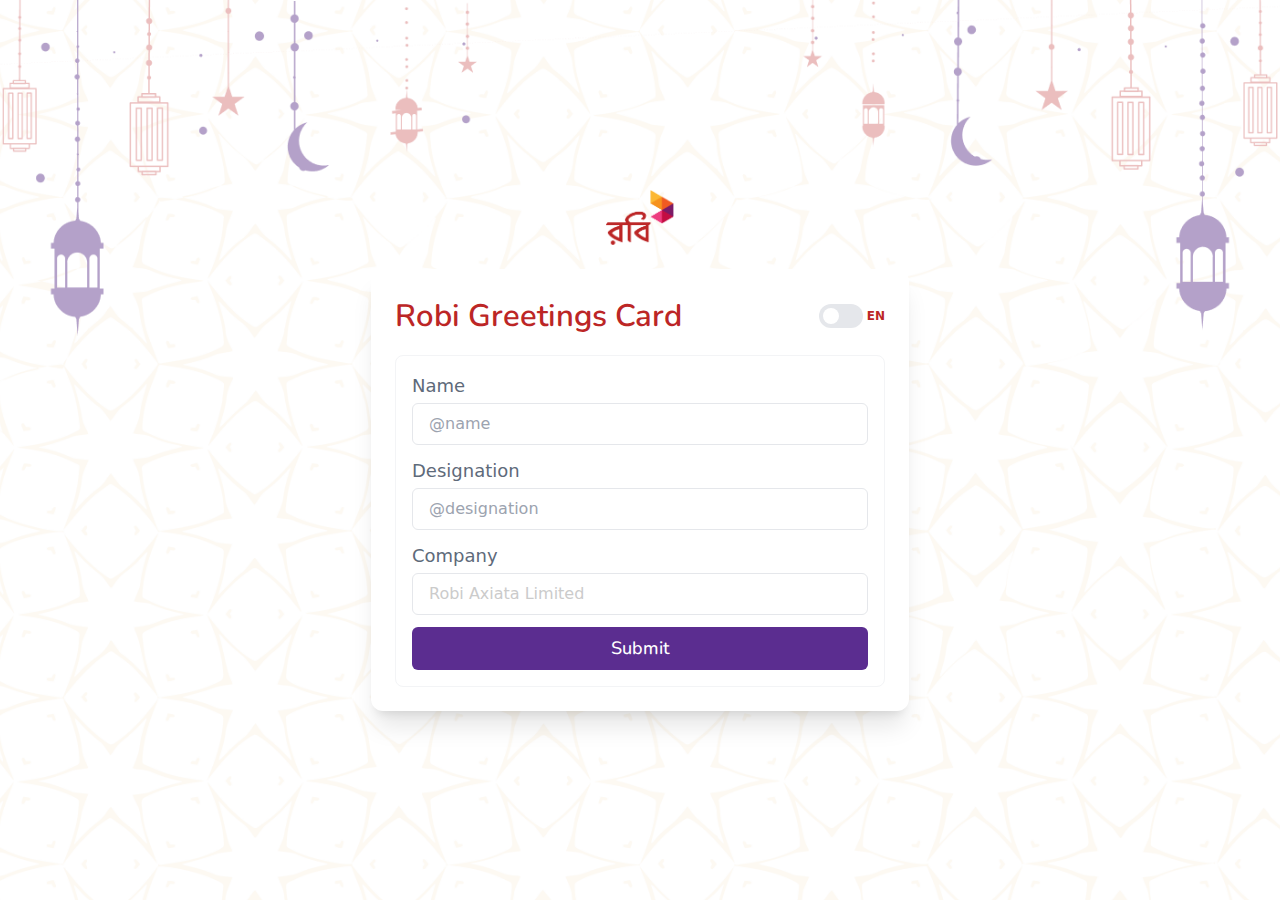
<file: index.html>
<!DOCTYPE html>
<html lang="en">
<head>
  <meta charset="UTF-8">
  <meta name="viewport" content="width=device-width, initial-scale=1.0">
  <title>Robi Greetings Card</title>
  <link href="https://fonts.googleapis.com/css2?family=Nunito:wght@400;500;600;700;800&display=swap" rel="stylesheet">
  <link href="./output.css" rel="stylesheet">
  
</head>
<body>

    <section class="w-full min-h-screen relative flex justify-center items-center flex-col px-4 md:py-10 py-5">
        <img class="hidden md:block absolute top-0 left-0 w-full h-full object-cover object-top -z-10" alt="" src="img/bg-desktop.png" />
        <img class="md:hidden absolute top-0 left-0 w-full h-full object-cover object-top -z-10" alt="" src="img/bg-mobile.png" />
        
        <div class="z-10 mb-6">
            <img src="img/robi.png" alt="Robi Logo" class="h-14 mx-auto" />
        </div>
        <div class="w-full sm:max-w-[538px] mx-auto">
            
            <div class="z-10 bg-white shadow-xl rounded-xl w-full p-6 space-y-4">
                <div class="flex justify-between items-center">
                    <h2 class="text-[22px] md:text-[31px] font-semibold text-[#BC2626] font-nunito ">Robi Greetings Card</h2>
                    <div class="flex items-center space-x-1">
                        <label class="relative inline-flex items-center cursor-pointer">
                        <input type="checkbox" class="sr-only peer">
                        <div class="w-11 h-6 bg-gray-200 peer-focus:outline-none rounded-full peer peer-checked:bg-[#BC2626]"></div>
                        <span class="absolute left-1 top-1 w-4 h-4 bg-white rounded-full transition-all peer-checked:translate-x-full"></span>
                        </label>
                        <span class="text-xs text-[#BC2626] font-semibold">EN</span>
                    </div>
                </div>
                <div class="relative bg-white border border-gray-100 rounded-lg z-50 p-4">
                    <div class="w-full h-full">
                        <form class="space-y-3">
                            <div>
                                <label class="text-[18px] text-[#5E6A7A] font-medium">Name</label>
                                <input type="text" placeholder="@name" class="w-full mt-1 px-4 py-2 border rounded-md focus:outline-none">
                            </div>
                            <div>
                                <label class="text-[18px] text-[#5E6A7A] font-medium">Designation</label>
                                <input type="text" placeholder="@designation" class="w-full mt-1 px-4 py-2 border rounded-md focus:outline-none">
                            </div>
                            <div>
                                <label class="text-[18px] text-[#5E6A7A] font-medium">Company</label>
                                <input type="text" value="Robi Axiata Limited" class="w-full text-[#CBCBCB] mt-1 px-4 py-2 focus:outline-none border rounded-md">
                            </div>
                            <button type="submit" class="w-full bg-[#5B2D90] hover:bg-[#5B2D90] text-white py-2 font-nunito font-medium text-[18px] rounded-md transition-all">
                                Submit
                            </button>
                        </form>
                    </div>
                </div>
            </div>
        </div>
    </section>

</body>
</html>
</file>
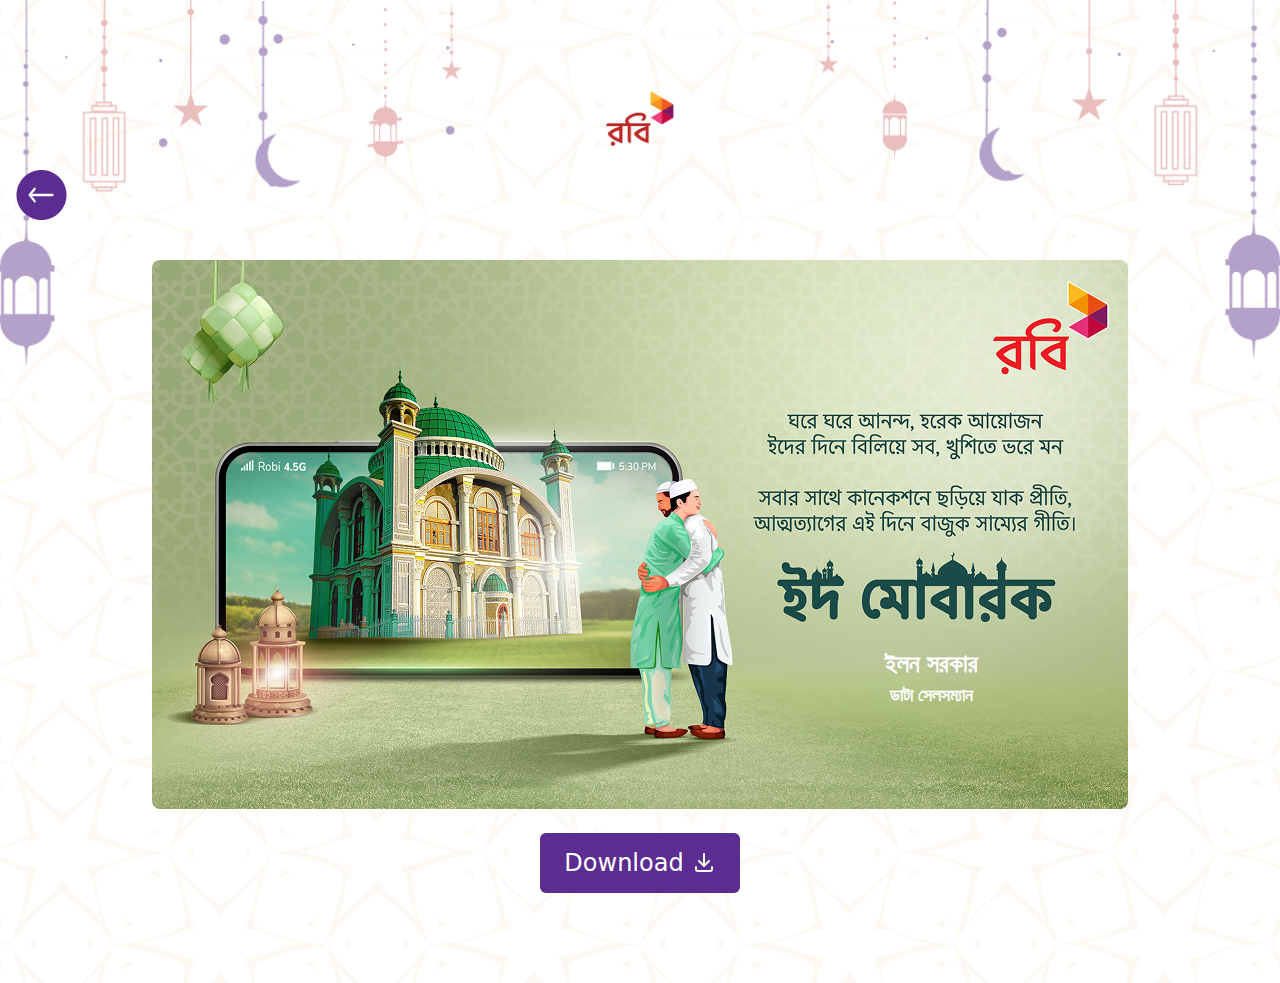
<file: card.html>
<!DOCTYPE html>
<html lang="en">
<head>
  <meta charset="UTF-8">
  <meta name="viewport" content="width=device-width, initial-scale=1.0">
  <title>Robi Greetings Download</title>
  <link href="https://fonts.googleapis.com/css2?family=Nunito:wght@400;500;600;700;800&display=swap" rel="stylesheet">
  <link href="./output.css" rel="stylesheet">
  
</head>
<body>

    <section class="w-full min-h-screen relative flex flex-col px-4 py-[50px] md:py-[90px]">
        <img class="hidden md:block absolute top-0 left-0 w-full h-full object-cover object-top -z-10" alt="" src="img/bg-desktop.png" />
        <img class="md:hidden absolute top-0 left-0 w-full h-full object-cover object-top -z-10" alt="" src="img/bg-mobile.png" />
        
        <div class="z-10 mb-6">
            <img src="img/robi.png" alt="Robi Logo" class="h-14 mx-auto" />
        </div>
        <div class="relative w-full max-w-7xl mx-auto">
            <a href="">
                <img src="img/back-button.png" alt="Back">
            </a>
        </div>
        
        <div class="relative mt-10 w-full max-w-[976px] aspect-[16/9] rounded-lg bg-center bg-cover bg-no-repeat mx-auto" style="background-image: url('img/card.png');">
            <div class="absolute bottom-[30px] right-[40px] sm:bottom-[30px] sm:right-[40px] md:bottom-[60px] md:right-[100px] lg:bottom-[100px] lg:right-[150px] text-white text-center">
                <h2 class="text-[18px] md:text-[24px] font-bold font-nunito">ইলন সরকার</h2>
                <p class="text-[14px] md:text-[18px] font-bold font-nunito">ডাটা সেলসম্যান</p>
            </div>
        </div>

        
        <div class="z-10 mt-6 text-center justify-center">
            <a  href="#" download class="inline-flex items-center justify-center text-[24px] gap-2 bg-[#5B2D90] hover:bg-[#5B2D90] text-white px-6 py-3 rounded-md font-medium transition-all">
            Download
             <svg xmlns="http://www.w3.org/2000/svg" class="w-6 h-6" fill="none" viewBox="0 0 24 24" stroke="currentColor">
                <path stroke-linecap="round" stroke-linejoin="round" stroke-width="2" d="M4 16v2a2 2 0 002 2h12a2 2 0 002-2v-2M7 10l5 5 5-5M12 15V3" />
            </svg>
            </a>
        </div>
    </section>
    

</body>
</html>
</file>
<file: output.css>
*, ::before, ::after {
  --tw-border-spacing-x: 0;
  --tw-border-spacing-y: 0;
  --tw-translate-x: 0;
  --tw-translate-y: 0;
  --tw-rotate: 0;
  --tw-skew-x: 0;
  --tw-skew-y: 0;
  --tw-scale-x: 1;
  --tw-scale-y: 1;
  --tw-pan-x:  ;
  --tw-pan-y:  ;
  --tw-pinch-zoom:  ;
  --tw-scroll-snap-strictness: proximity;
  --tw-gradient-from-position:  ;
  --tw-gradient-via-position:  ;
  --tw-gradient-to-position:  ;
  --tw-ordinal:  ;
  --tw-slashed-zero:  ;
  --tw-numeric-figure:  ;
  --tw-numeric-spacing:  ;
  --tw-numeric-fraction:  ;
  --tw-ring-inset:  ;
  --tw-ring-offset-width: 0px;
  --tw-ring-offset-color: #fff;
  --tw-ring-color: rgb(59 130 246 / 0.5);
  --tw-ring-offset-shadow: 0 0 #0000;
  --tw-ring-shadow: 0 0 #0000;
  --tw-shadow: 0 0 #0000;
  --tw-shadow-colored: 0 0 #0000;
  --tw-blur:  ;
  --tw-brightness:  ;
  --tw-contrast:  ;
  --tw-grayscale:  ;
  --tw-hue-rotate:  ;
  --tw-invert:  ;
  --tw-saturate:  ;
  --tw-sepia:  ;
  --tw-drop-shadow:  ;
  --tw-backdrop-blur:  ;
  --tw-backdrop-brightness:  ;
  --tw-backdrop-contrast:  ;
  --tw-backdrop-grayscale:  ;
  --tw-backdrop-hue-rotate:  ;
  --tw-backdrop-invert:  ;
  --tw-backdrop-opacity:  ;
  --tw-backdrop-saturate:  ;
  --tw-backdrop-sepia:  ;
  --tw-contain-size:  ;
  --tw-contain-layout:  ;
  --tw-contain-paint:  ;
  --tw-contain-style:  ;
}

::backdrop {
  --tw-border-spacing-x: 0;
  --tw-border-spacing-y: 0;
  --tw-translate-x: 0;
  --tw-translate-y: 0;
  --tw-rotate: 0;
  --tw-skew-x: 0;
  --tw-skew-y: 0;
  --tw-scale-x: 1;
  --tw-scale-y: 1;
  --tw-pan-x:  ;
  --tw-pan-y:  ;
  --tw-pinch-zoom:  ;
  --tw-scroll-snap-strictness: proximity;
  --tw-gradient-from-position:  ;
  --tw-gradient-via-position:  ;
  --tw-gradient-to-position:  ;
  --tw-ordinal:  ;
  --tw-slashed-zero:  ;
  --tw-numeric-figure:  ;
  --tw-numeric-spacing:  ;
  --tw-numeric-fraction:  ;
  --tw-ring-inset:  ;
  --tw-ring-offset-width: 0px;
  --tw-ring-offset-color: #fff;
  --tw-ring-color: rgb(59 130 246 / 0.5);
  --tw-ring-offset-shadow: 0 0 #0000;
  --tw-ring-shadow: 0 0 #0000;
  --tw-shadow: 0 0 #0000;
  --tw-shadow-colored: 0 0 #0000;
  --tw-blur:  ;
  --tw-brightness:  ;
  --tw-contrast:  ;
  --tw-grayscale:  ;
  --tw-hue-rotate:  ;
  --tw-invert:  ;
  --tw-saturate:  ;
  --tw-sepia:  ;
  --tw-drop-shadow:  ;
  --tw-backdrop-blur:  ;
  --tw-backdrop-brightness:  ;
  --tw-backdrop-contrast:  ;
  --tw-backdrop-grayscale:  ;
  --tw-backdrop-hue-rotate:  ;
  --tw-backdrop-invert:  ;
  --tw-backdrop-opacity:  ;
  --tw-backdrop-saturate:  ;
  --tw-backdrop-sepia:  ;
  --tw-contain-size:  ;
  --tw-contain-layout:  ;
  --tw-contain-paint:  ;
  --tw-contain-style:  ;
}

/*
! tailwindcss v3.4.17 | MIT License | https://tailwindcss.com
*/

/*
1. Prevent padding and border from affecting element width. (https://github.com/mozdevs/cssremedy/issues/4)
2. Allow adding a border to an element by just adding a border-width. (https://github.com/tailwindcss/tailwindcss/pull/116)
*/

*,
::before,
::after {
  box-sizing: border-box;
  /* 1 */
  border-width: 0;
  /* 2 */
  border-style: solid;
  /* 2 */
  border-color: #e5e7eb;
  /* 2 */
}

::before,
::after {
  --tw-content: '';
}

/*
1. Use a consistent sensible line-height in all browsers.
2. Prevent adjustments of font size after orientation changes in iOS.
3. Use a more readable tab size.
4. Use the user's configured `sans` font-family by default.
5. Use the user's configured `sans` font-feature-settings by default.
6. Use the user's configured `sans` font-variation-settings by default.
7. Disable tap highlights on iOS
*/

html,
:host {
  line-height: 1.5;
  /* 1 */
  -webkit-text-size-adjust: 100%;
  /* 2 */
  -moz-tab-size: 4;
  /* 3 */
  -o-tab-size: 4;
     tab-size: 4;
  /* 3 */
  font-family: ui-sans-serif, system-ui, sans-serif, "Apple Color Emoji", "Segoe UI Emoji", "Segoe UI Symbol", "Noto Color Emoji";
  /* 4 */
  font-feature-settings: normal;
  /* 5 */
  font-variation-settings: normal;
  /* 6 */
  -webkit-tap-highlight-color: transparent;
  /* 7 */
}

/*
1. Remove the margin in all browsers.
2. Inherit line-height from `html` so users can set them as a class directly on the `html` element.
*/

body {
  margin: 0;
  /* 1 */
  line-height: inherit;
  /* 2 */
}

/*
1. Add the correct height in Firefox.
2. Correct the inheritance of border color in Firefox. (https://bugzilla.mozilla.org/show_bug.cgi?id=190655)
3. Ensure horizontal rules are visible by default.
*/

hr {
  height: 0;
  /* 1 */
  color: inherit;
  /* 2 */
  border-top-width: 1px;
  /* 3 */
}

/*
Add the correct text decoration in Chrome, Edge, and Safari.
*/

abbr:where([title]) {
  -webkit-text-decoration: underline dotted;
          text-decoration: underline dotted;
}

/*
Remove the default font size and weight for headings.
*/

h1,
h2,
h3,
h4,
h5,
h6 {
  font-size: inherit;
  font-weight: inherit;
}

/*
Reset links to optimize for opt-in styling instead of opt-out.
*/

a {
  color: inherit;
  text-decoration: inherit;
}

/*
Add the correct font weight in Edge and Safari.
*/

b,
strong {
  font-weight: bolder;
}

/*
1. Use the user's configured `mono` font-family by default.
2. Use the user's configured `mono` font-feature-settings by default.
3. Use the user's configured `mono` font-variation-settings by default.
4. Correct the odd `em` font sizing in all browsers.
*/

code,
kbd,
samp,
pre {
  font-family: ui-monospace, SFMono-Regular, Menlo, Monaco, Consolas, "Liberation Mono", "Courier New", monospace;
  /* 1 */
  font-feature-settings: normal;
  /* 2 */
  font-variation-settings: normal;
  /* 3 */
  font-size: 1em;
  /* 4 */
}

/*
Add the correct font size in all browsers.
*/

small {
  font-size: 80%;
}

/*
Prevent `sub` and `sup` elements from affecting the line height in all browsers.
*/

sub,
sup {
  font-size: 75%;
  line-height: 0;
  position: relative;
  vertical-align: baseline;
}

sub {
  bottom: -0.25em;
}

sup {
  top: -0.5em;
}

/*
1. Remove text indentation from table contents in Chrome and Safari. (https://bugs.chromium.org/p/chromium/issues/detail?id=999088, https://bugs.webkit.org/show_bug.cgi?id=201297)
2. Correct table border color inheritance in all Chrome and Safari. (https://bugs.chromium.org/p/chromium/issues/detail?id=935729, https://bugs.webkit.org/show_bug.cgi?id=195016)
3. Remove gaps between table borders by default.
*/

table {
  text-indent: 0;
  /* 1 */
  border-color: inherit;
  /* 2 */
  border-collapse: collapse;
  /* 3 */
}

/*
1. Change the font styles in all browsers.
2. Remove the margin in Firefox and Safari.
3. Remove default padding in all browsers.
*/

button,
input,
optgroup,
select,
textarea {
  font-family: inherit;
  /* 1 */
  font-feature-settings: inherit;
  /* 1 */
  font-variation-settings: inherit;
  /* 1 */
  font-size: 100%;
  /* 1 */
  font-weight: inherit;
  /* 1 */
  line-height: inherit;
  /* 1 */
  letter-spacing: inherit;
  /* 1 */
  color: inherit;
  /* 1 */
  margin: 0;
  /* 2 */
  padding: 0;
  /* 3 */
}

/*
Remove the inheritance of text transform in Edge and Firefox.
*/

button,
select {
  text-transform: none;
}

/*
1. Correct the inability to style clickable types in iOS and Safari.
2. Remove default button styles.
*/

button,
input:where([type='button']),
input:where([type='reset']),
input:where([type='submit']) {
  -webkit-appearance: button;
  /* 1 */
  background-color: transparent;
  /* 2 */
  background-image: none;
  /* 2 */
}

/*
Use the modern Firefox focus style for all focusable elements.
*/

:-moz-focusring {
  outline: auto;
}

/*
Remove the additional `:invalid` styles in Firefox. (https://github.com/mozilla/gecko-dev/blob/2f9eacd9d3d995c937b4251a5557d95d494c9be1/layout/style/res/forms.css#L728-L737)
*/

:-moz-ui-invalid {
  box-shadow: none;
}

/*
Add the correct vertical alignment in Chrome and Firefox.
*/

progress {
  vertical-align: baseline;
}

/*
Correct the cursor style of increment and decrement buttons in Safari.
*/

::-webkit-inner-spin-button,
::-webkit-outer-spin-button {
  height: auto;
}

/*
1. Correct the odd appearance in Chrome and Safari.
2. Correct the outline style in Safari.
*/

[type='search'] {
  -webkit-appearance: textfield;
  /* 1 */
  outline-offset: -2px;
  /* 2 */
}

/*
Remove the inner padding in Chrome and Safari on macOS.
*/

::-webkit-search-decoration {
  -webkit-appearance: none;
}

/*
1. Correct the inability to style clickable types in iOS and Safari.
2. Change font properties to `inherit` in Safari.
*/

::-webkit-file-upload-button {
  -webkit-appearance: button;
  /* 1 */
  font: inherit;
  /* 2 */
}

/*
Add the correct display in Chrome and Safari.
*/

summary {
  display: list-item;
}

/*
Removes the default spacing and border for appropriate elements.
*/

blockquote,
dl,
dd,
h1,
h2,
h3,
h4,
h5,
h6,
hr,
figure,
p,
pre {
  margin: 0;
}

fieldset {
  margin: 0;
  padding: 0;
}

legend {
  padding: 0;
}

ol,
ul,
menu {
  list-style: none;
  margin: 0;
  padding: 0;
}

/*
Reset default styling for dialogs.
*/

dialog {
  padding: 0;
}

/*
Prevent resizing textareas horizontally by default.
*/

textarea {
  resize: vertical;
}

/*
1. Reset the default placeholder opacity in Firefox. (https://github.com/tailwindlabs/tailwindcss/issues/3300)
2. Set the default placeholder color to the user's configured gray 400 color.
*/

input::-moz-placeholder, textarea::-moz-placeholder {
  opacity: 1;
  /* 1 */
  color: #9ca3af;
  /* 2 */
}

input::placeholder,
textarea::placeholder {
  opacity: 1;
  /* 1 */
  color: #9ca3af;
  /* 2 */
}

/*
Set the default cursor for buttons.
*/

button,
[role="button"] {
  cursor: pointer;
}

/*
Make sure disabled buttons don't get the pointer cursor.
*/

:disabled {
  cursor: default;
}

/*
1. Make replaced elements `display: block` by default. (https://github.com/mozdevs/cssremedy/issues/14)
2. Add `vertical-align: middle` to align replaced elements more sensibly by default. (https://github.com/jensimmons/cssremedy/issues/14#issuecomment-634934210)
   This can trigger a poorly considered lint error in some tools but is included by design.
*/

img,
svg,
video,
canvas,
audio,
iframe,
embed,
object {
  display: block;
  /* 1 */
  vertical-align: middle;
  /* 2 */
}

/*
Constrain images and videos to the parent width and preserve their intrinsic aspect ratio. (https://github.com/mozdevs/cssremedy/issues/14)
*/

img,
video {
  max-width: 100%;
  height: auto;
}

/* Make elements with the HTML hidden attribute stay hidden by default */

[hidden]:where(:not([hidden="until-found"])) {
  display: none;
}

.sr-only {
  position: absolute;
  width: 1px;
  height: 1px;
  padding: 0;
  margin: -1px;
  overflow: hidden;
  clip: rect(0, 0, 0, 0);
  white-space: nowrap;
  border-width: 0;
}

.absolute {
  position: absolute;
}

.relative {
  position: relative;
}

.bottom-\[30px\] {
  bottom: 30px;
}

.left-0 {
  left: 0px;
}

.left-1 {
  left: 0.25rem;
}

.right-\[40px\] {
  right: 40px;
}

.top-0 {
  top: 0px;
}

.top-1 {
  top: 0.25rem;
}

.-z-10 {
  z-index: -10;
}

.z-10 {
  z-index: 10;
}

.z-50 {
  z-index: 50;
}

.mx-auto {
  margin-left: auto;
  margin-right: auto;
}

.mb-6 {
  margin-bottom: 1.5rem;
}

.mt-1 {
  margin-top: 0.25rem;
}

.mt-10 {
  margin-top: 2.5rem;
}

.mt-6 {
  margin-top: 1.5rem;
}

.flex {
  display: flex;
}

.inline-flex {
  display: inline-flex;
}

.hidden {
  display: none;
}

.aspect-\[16\/9\] {
  aspect-ratio: 16/9;
}

.h-14 {
  height: 3.5rem;
}

.h-4 {
  height: 1rem;
}

.h-6 {
  height: 1.5rem;
}

.h-full {
  height: 100%;
}

.min-h-screen {
  min-height: 100vh;
}

.w-11 {
  width: 2.75rem;
}

.w-4 {
  width: 1rem;
}

.w-full {
  width: 100%;
}

.w-6 {
  width: 1.5rem;
}

.max-w-7xl {
  max-width: 80rem;
}

.max-w-\[976px\] {
  max-width: 976px;
}

.cursor-pointer {
  cursor: pointer;
}

.flex-col {
  flex-direction: column;
}

.items-center {
  align-items: center;
}

.justify-center {
  justify-content: center;
}

.justify-between {
  justify-content: space-between;
}

.gap-2 {
  gap: 0.5rem;
}

.space-x-1 > :not([hidden]) ~ :not([hidden]) {
  --tw-space-x-reverse: 0;
  margin-right: calc(0.25rem * var(--tw-space-x-reverse));
  margin-left: calc(0.25rem * calc(1 - var(--tw-space-x-reverse)));
}

.space-y-3 > :not([hidden]) ~ :not([hidden]) {
  --tw-space-y-reverse: 0;
  margin-top: calc(0.75rem * calc(1 - var(--tw-space-y-reverse)));
  margin-bottom: calc(0.75rem * var(--tw-space-y-reverse));
}

.space-y-4 > :not([hidden]) ~ :not([hidden]) {
  --tw-space-y-reverse: 0;
  margin-top: calc(1rem * calc(1 - var(--tw-space-y-reverse)));
  margin-bottom: calc(1rem * var(--tw-space-y-reverse));
}

.rounded-full {
  border-radius: 9999px;
}

.rounded-lg {
  border-radius: 0.5rem;
}

.rounded-md {
  border-radius: 0.375rem;
}

.rounded-xl {
  border-radius: 0.75rem;
}

.border {
  border-width: 1px;
}

.border-gray-100 {
  --tw-border-opacity: 1;
  border-color: rgb(243 244 246 / var(--tw-border-opacity, 1));
}

.bg-gray-100 {
  --tw-bg-opacity: 1;
  background-color: rgb(243 244 246 / var(--tw-bg-opacity, 1));
}

.bg-gray-200 {
  --tw-bg-opacity: 1;
  background-color: rgb(229 231 235 / var(--tw-bg-opacity, 1));
}

.bg-purple-700 {
  --tw-bg-opacity: 1;
  background-color: rgb(126 34 206 / var(--tw-bg-opacity, 1));
}

.bg-white {
  --tw-bg-opacity: 1;
  background-color: rgb(255 255 255 / var(--tw-bg-opacity, 1));
}

.bg-\[\#5B2D90\] {
  --tw-bg-opacity: 1;
  background-color: rgb(91 45 144 / var(--tw-bg-opacity, 1));
}

.bg-cover {
  background-size: cover;
}

.bg-center {
  background-position: center;
}

.bg-no-repeat {
  background-repeat: no-repeat;
}

.object-cover {
  -o-object-fit: cover;
     object-fit: cover;
}

.object-top {
  -o-object-position: top;
     object-position: top;
}

.p-4 {
  padding: 1rem;
}

.p-6 {
  padding: 1.5rem;
}

.px-4 {
  padding-left: 1rem;
  padding-right: 1rem;
}

.px-6 {
  padding-left: 1.5rem;
  padding-right: 1.5rem;
}

.py-2 {
  padding-top: 0.5rem;
  padding-bottom: 0.5rem;
}

.py-3 {
  padding-top: 0.75rem;
  padding-bottom: 0.75rem;
}

.py-5 {
  padding-top: 1.25rem;
  padding-bottom: 1.25rem;
}

.py-\[50px\] {
  padding-top: 50px;
  padding-bottom: 50px;
}

.text-center {
  text-align: center;
}

.font-nunito {
  font-family: "Nunito", sans-serif;
}

.text-base {
  font-size: 1rem;
  line-height: 1.5rem;
}

.text-sm {
  font-size: 0.875rem;
  line-height: 1.25rem;
}

.text-xl {
  font-size: 1.25rem;
  line-height: 1.75rem;
}

.text-xs {
  font-size: 0.75rem;
  line-height: 1rem;
}

.text-\[31px\] {
  font-size: 31px;
}

.text-\[22px\] {
  font-size: 22px;
}

.text-\[18px\] {
  font-size: 18px;
}

.text-\[24px\] {
  font-size: 24px;
}

.text-\[14px\] {
  font-size: 14px;
}

.text-\[20px\] {
  font-size: 20px;
}

.font-medium {
  font-weight: 500;
}

.font-semibold {
  font-weight: 600;
}

.font-bold {
  font-weight: 700;
}

.text-gray-700 {
  --tw-text-opacity: 1;
  color: rgb(55 65 81 / var(--tw-text-opacity, 1));
}

.text-red-600 {
  --tw-text-opacity: 1;
  color: rgb(220 38 38 / var(--tw-text-opacity, 1));
}

.text-white {
  --tw-text-opacity: 1;
  color: rgb(255 255 255 / var(--tw-text-opacity, 1));
}

.text-\[\#BC2626\] {
  --tw-text-opacity: 1;
  color: rgb(188 38 38 / var(--tw-text-opacity, 1));
}

.text-\[\#5E6A7A\] {
  --tw-text-opacity: 1;
  color: rgb(94 106 122 / var(--tw-text-opacity, 1));
}

.text-\[\#CBCBCB\] {
  --tw-text-opacity: 1;
  color: rgb(203 203 203 / var(--tw-text-opacity, 1));
}

.shadow-xl {
  --tw-shadow: 0 20px 25px -5px rgb(0 0 0 / 0.1), 0 8px 10px -6px rgb(0 0 0 / 0.1);
  --tw-shadow-colored: 0 20px 25px -5px var(--tw-shadow-color), 0 8px 10px -6px var(--tw-shadow-color);
  box-shadow: var(--tw-ring-offset-shadow, 0 0 #0000), var(--tw-ring-shadow, 0 0 #0000), var(--tw-shadow);
}

.transition-all {
  transition-property: all;
  transition-timing-function: cubic-bezier(0.4, 0, 0.2, 1);
  transition-duration: 150ms;
}

.hover\:bg-purple-800:hover {
  --tw-bg-opacity: 1;
  background-color: rgb(107 33 168 / var(--tw-bg-opacity, 1));
}

.hover\:bg-\[\#5B2D90\]:hover {
  --tw-bg-opacity: 1;
  background-color: rgb(91 45 144 / var(--tw-bg-opacity, 1));
}

.focus\:outline-none:focus {
  outline: 2px solid transparent;
  outline-offset: 2px;
}

.focus\:ring-2:focus {
  --tw-ring-offset-shadow: var(--tw-ring-inset) 0 0 0 var(--tw-ring-offset-width) var(--tw-ring-offset-color);
  --tw-ring-shadow: var(--tw-ring-inset) 0 0 0 calc(2px + var(--tw-ring-offset-width)) var(--tw-ring-color);
  box-shadow: var(--tw-ring-offset-shadow), var(--tw-ring-shadow), var(--tw-shadow, 0 0 #0000);
}

.focus\:ring-red-300:focus {
  --tw-ring-opacity: 1;
  --tw-ring-color: rgb(252 165 165 / var(--tw-ring-opacity, 1));
}

.peer:checked ~ .peer-checked\:translate-x-full {
  --tw-translate-x: 100%;
  transform: translate(var(--tw-translate-x), var(--tw-translate-y)) rotate(var(--tw-rotate)) skewX(var(--tw-skew-x)) skewY(var(--tw-skew-y)) scaleX(var(--tw-scale-x)) scaleY(var(--tw-scale-y));
}

.peer:checked ~ .peer-checked\:bg-red-600 {
  --tw-bg-opacity: 1;
  background-color: rgb(220 38 38 / var(--tw-bg-opacity, 1));
}

.peer:checked ~ .peer-checked\:bg-\[\#BC2626\] {
  --tw-bg-opacity: 1;
  background-color: rgb(188 38 38 / var(--tw-bg-opacity, 1));
}

.peer:focus ~ .peer-focus\:outline-none {
  outline: 2px solid transparent;
  outline-offset: 2px;
}

@media (min-width: 640px) {
  .sm\:bottom-\[30px\] {
    bottom: 30px;
  }

  .sm\:right-\[40px\] {
    right: 40px;
  }

  .sm\:max-w-\[538px\] {
    max-width: 538px;
  }

  .sm\:text-lg {
    font-size: 1.125rem;
    line-height: 1.75rem;
  }

  .sm\:text-sm {
    font-size: 0.875rem;
    line-height: 1.25rem;
  }
}

@media (min-width: 768px) {
  .md\:bottom-\[60px\] {
    bottom: 60px;
  }

  .md\:right-\[100px\] {
    right: 100px;
  }

  .md\:block {
    display: block;
  }

  .md\:hidden {
    display: none;
  }

  .md\:py-10 {
    padding-top: 2.5rem;
    padding-bottom: 2.5rem;
  }

  .md\:py-\[90px\] {
    padding-top: 90px;
    padding-bottom: 90px;
  }

  .md\:text-base {
    font-size: 1rem;
    line-height: 1.5rem;
  }

  .md\:text-xl {
    font-size: 1.25rem;
    line-height: 1.75rem;
  }

  .md\:text-\[31px\] {
    font-size: 31px;
  }

  .md\:text-\[30px\] {
    font-size: 30px;
  }

  .md\:text-\[40px\] {
    font-size: 40px;
  }

  .md\:text-\[24px\] {
    font-size: 24px;
  }

  .md\:text-\[18px\] {
    font-size: 18px;
  }
}

@media (min-width: 1024px) {
  .lg\:bottom-\[100px\] {
    bottom: 100px;
  }

  .lg\:right-\[150px\] {
    right: 150px;
  }
}
</file>
